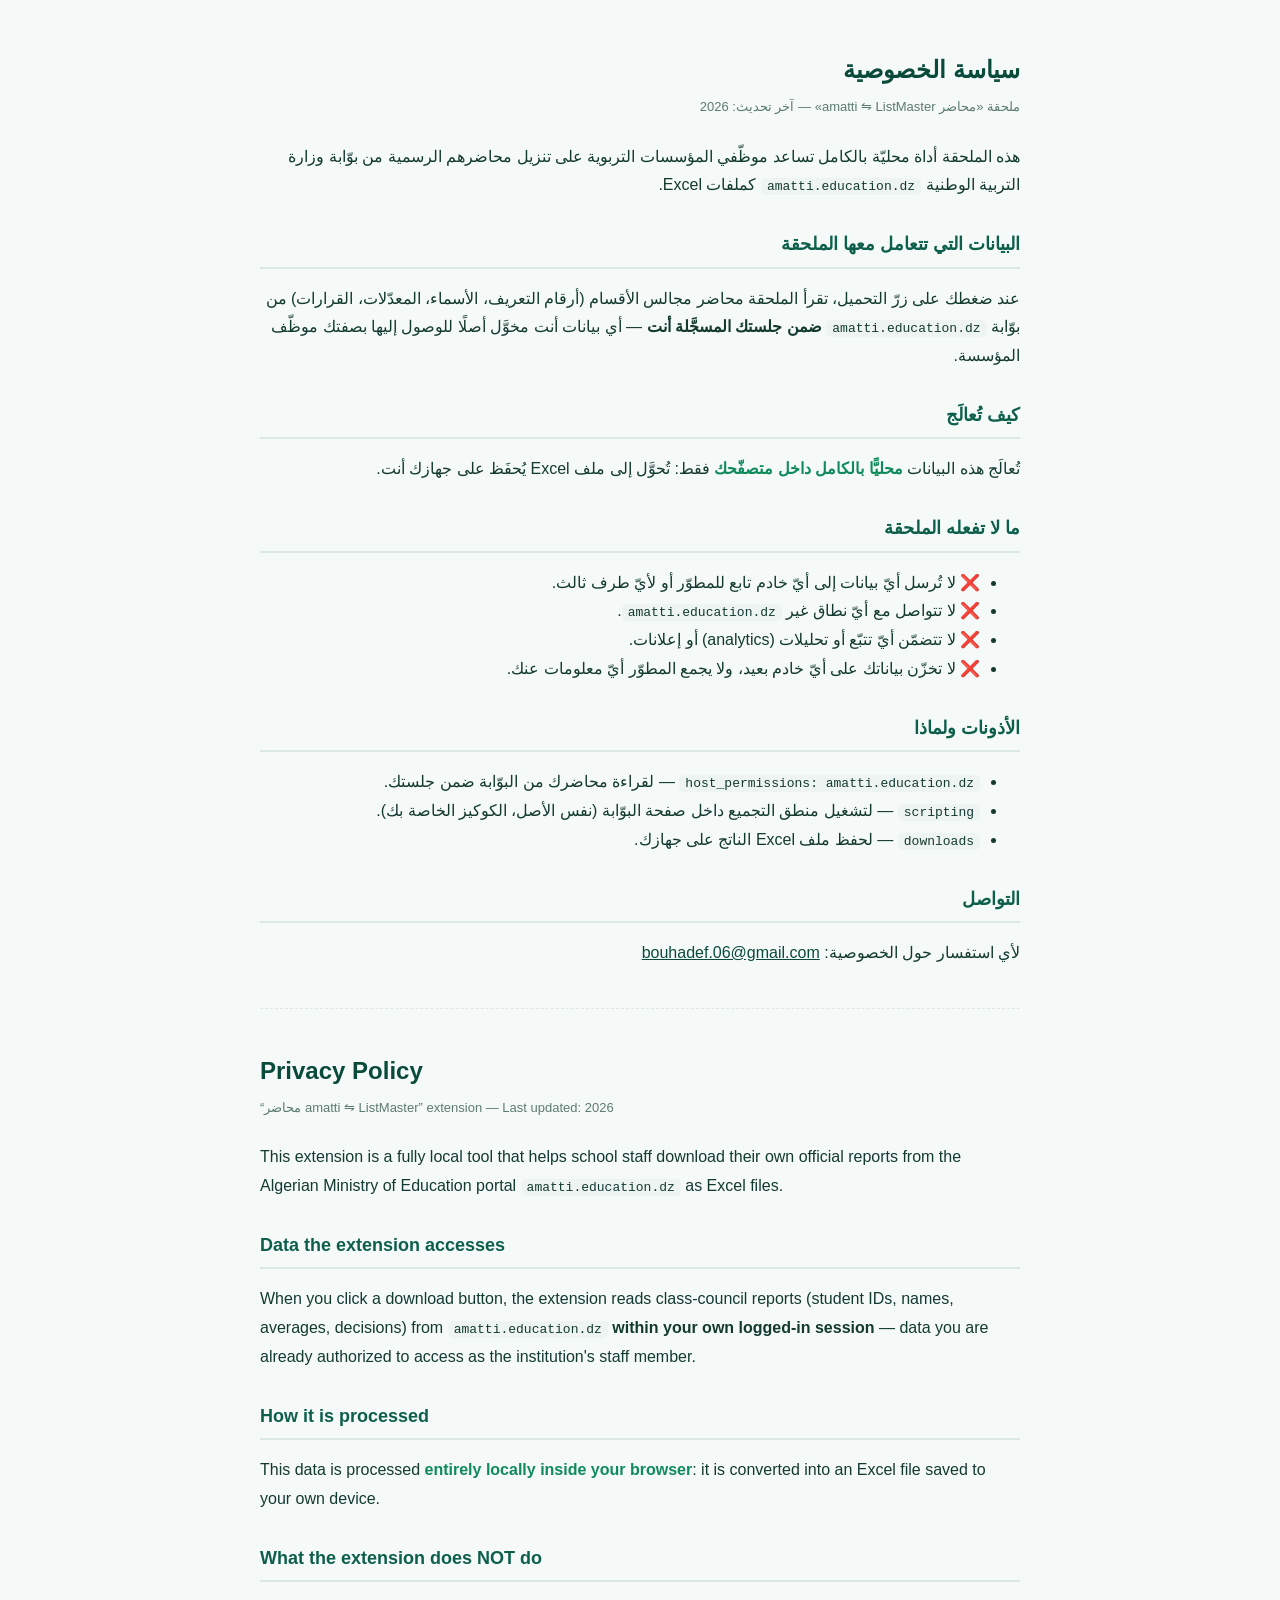
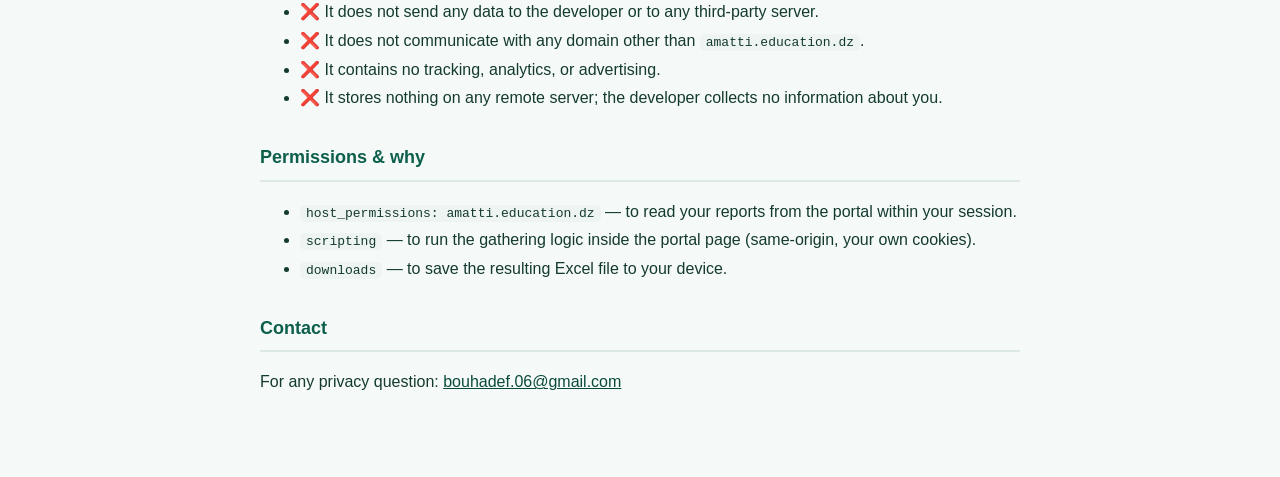
<file: extension-privacy.html>
<!DOCTYPE html>
<html lang="ar" dir="rtl">
<head>
  <meta charset="UTF-8">
  <meta name="viewport" content="width=device-width, initial-scale=1.0">
  <title>سياسة الخصوصية — ملحقة محاضر amatti ⇋ ListMaster</title>
  <meta name="robots" content="index, follow">
  <style>
    body { font-family: 'Segoe UI', Tahoma, sans-serif; max-width: 760px; margin: 0 auto; padding: 32px 20px 64px; color: #143a30; line-height: 1.8; background: #f5faf8; }
    h1 { color: #0a4a3b; font-size: 24px; margin-bottom: 4px; }
    h2 { color: #0d5f4c; font-size: 18px; margin-top: 28px; border-bottom: 2px solid #dce8e3; padding-bottom: 6px; }
    .date { color: #5d7a70; font-size: 13px; margin-bottom: 24px; }
    .en { direction: ltr; text-align: left; }
    code { background: #eef4f1; padding: 1px 6px; border-radius: 5px; font-size: 13px; }
    .ok { color: #0f8a5b; font-weight: 700; }
    hr { border: none; border-top: 1px dashed #dce8e3; margin: 40px 0; }
    a { color: #0a4a3b; }
  </style>
</head>
<body>
  <h1>سياسة الخصوصية</h1>
  <div class="date">ملحقة «محاضر amatti ⇋ ListMaster» — آخر تحديث: 2026</div>

  <p>هذه الملحقة أداة محليّة بالكامل تساعد موظّفي المؤسسات التربوية على تنزيل محاضرهم الرسمية من بوّابة وزارة التربية الوطنية <code>amatti.education.dz</code> كملفات Excel.</p>

  <h2>البيانات التي تتعامل معها الملحقة</h2>
  <p>عند ضغطك على زرّ التحميل، تقرأ الملحقة محاضر مجالس الأقسام (أرقام التعريف، الأسماء، المعدّلات، القرارات) من بوّابة <code>amatti.education.dz</code> <strong>ضمن جلستك المسجَّلة أنت</strong> — أي بيانات أنت مخوَّل أصلًا للوصول إليها بصفتك موظّف المؤسسة.</p>

  <h2>كيف تُعالَج</h2>
  <p>تُعالَج هذه البيانات <span class="ok">محليًّا بالكامل داخل متصفّحك</span> فقط: تُحوَّل إلى ملف Excel يُحفَظ على جهازك أنت.</p>

  <h2>ما لا تفعله الملحقة</h2>
  <ul>
    <li>❌ لا تُرسل أيّ بيانات إلى أيّ خادم تابع للمطوّر أو لأيّ طرف ثالث.</li>
    <li>❌ لا تتواصل مع أيّ نطاق غير <code>amatti.education.dz</code>.</li>
    <li>❌ لا تتضمّن أيّ تتبّع أو تحليلات (analytics) أو إعلانات.</li>
    <li>❌ لا تخزّن بياناتك على أيّ خادم بعيد، ولا يجمع المطوّر أيّ معلومات عنك.</li>
  </ul>

  <h2>الأذونات ولماذا</h2>
  <ul>
    <li><code>host_permissions: amatti.education.dz</code> — لقراءة محاضرك من البوّابة ضمن جلستك.</li>
    <li><code>scripting</code> — لتشغيل منطق التجميع داخل صفحة البوّابة (نفس الأصل، الكوكيز الخاصة بك).</li>
    <li><code>downloads</code> — لحفظ ملف Excel الناتج على جهازك.</li>
  </ul>

  <h2>التواصل</h2>
  <p>لأي استفسار حول الخصوصية: <a href="mailto:bouhadef.06@gmail.com">bouhadef.06@gmail.com</a></p>

  <hr>

  <div class="en">
    <h1>Privacy Policy</h1>
    <div class="date">“محاضر amatti ⇋ ListMaster” extension — Last updated: 2026</div>

    <p>This extension is a fully local tool that helps school staff download their own official reports from the Algerian Ministry of Education portal <code>amatti.education.dz</code> as Excel files.</p>

    <h2>Data the extension accesses</h2>
    <p>When you click a download button, the extension reads class-council reports (student IDs, names, averages, decisions) from <code>amatti.education.dz</code> <strong>within your own logged-in session</strong> — data you are already authorized to access as the institution's staff member.</p>

    <h2>How it is processed</h2>
    <p>This data is processed <span class="ok">entirely locally inside your browser</span>: it is converted into an Excel file saved to your own device.</p>

    <h2>What the extension does NOT do</h2>
    <ul>
      <li>❌ It does not send any data to the developer or to any third-party server.</li>
      <li>❌ It does not communicate with any domain other than <code>amatti.education.dz</code>.</li>
      <li>❌ It contains no tracking, analytics, or advertising.</li>
      <li>❌ It stores nothing on any remote server; the developer collects no information about you.</li>
    </ul>

    <h2>Permissions &amp; why</h2>
    <ul>
      <li><code>host_permissions: amatti.education.dz</code> — to read your reports from the portal within your session.</li>
      <li><code>scripting</code> — to run the gathering logic inside the portal page (same-origin, your own cookies).</li>
      <li><code>downloads</code> — to save the resulting Excel file to your device.</li>
    </ul>

    <h2>Contact</h2>
    <p>For any privacy question: <a href="mailto:bouhadef.06@gmail.com">bouhadef.06@gmail.com</a></p>
  </div>
</body>
</html>
</file>
